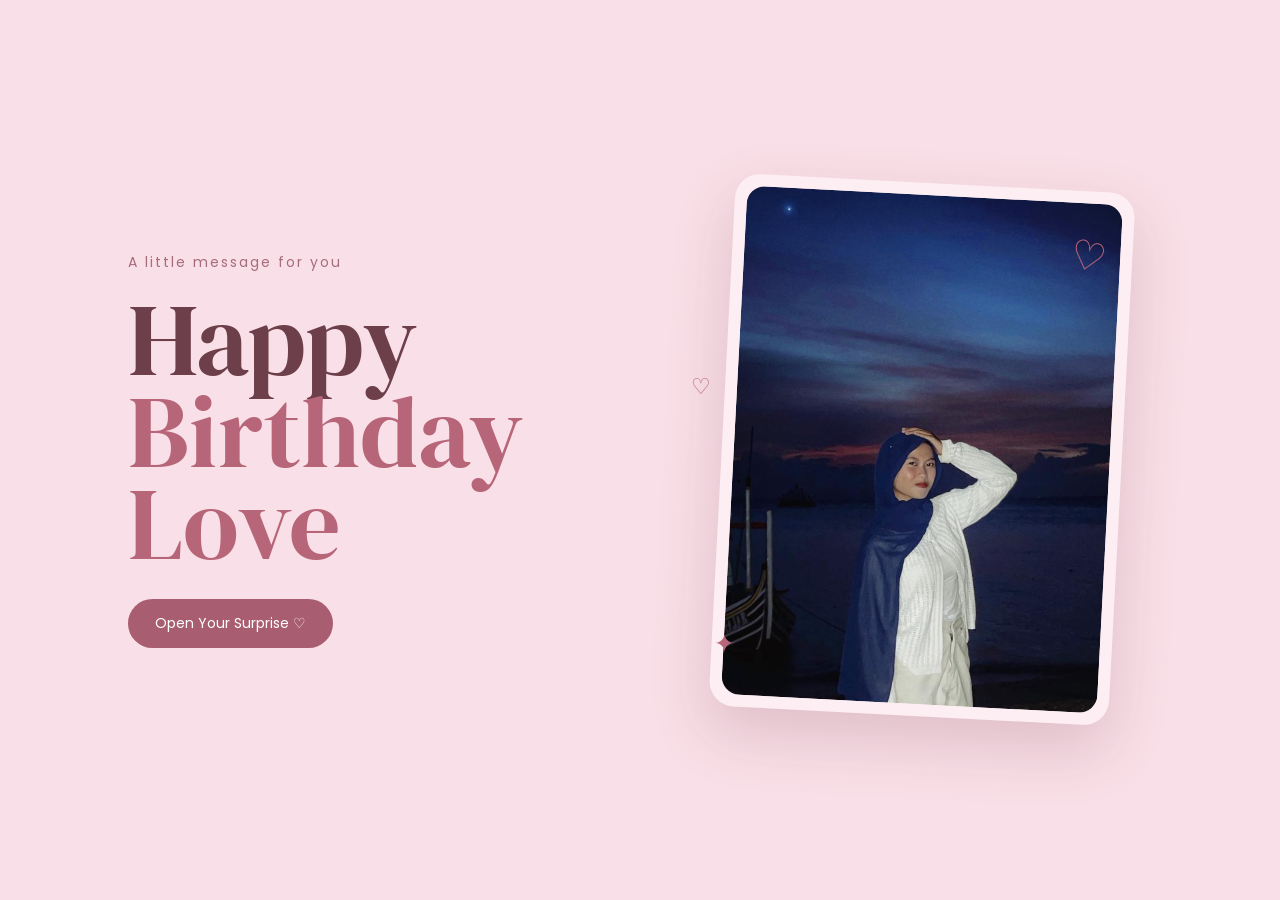
<file: index.html>
<!DOCTYPE html>
<html lang="id">
<head>
    <meta charset="UTF-8">
    <meta name="viewport" content="width=device-width, initial-scale=1.0">
    <title>27.08.2026</title>

    <link rel="stylesheet" href="style.css">

    <!-- Font -->
    <link rel="preconnect" href="https://fonts.googleapis.com">
    <link rel="preconnect" href="https://fonts.gstatic.com" crossorigin>
    <link href="https://fonts.googleapis.com/css2?family=DM+Serif+Display&family=Poppins:wght@300;400;500;600&display=swap" rel="stylesheet">
</head>

<body>

    <main class="hero">

        <!-- BAGIAN KIRI -->
        <section class="content">
            <p class="small-text">A little message for you </p>

            <h1>
                Happy<br>
                <span>Birthday Love</span>
            </h1>

            <button onclick="window.location.href='page2.html'">
    Open Your Surprise ♡
</button>
        </section>


        <!-- BAGIAN KANAN -->
        <section class="photo-section">
            <div class="photo-frame">
                <img src="nadira.jpeg" alt="profile" class="photo-image">
            </div>

            <div class="decor decor-1">♡</div>
            <div class="decor decor-2">✦</div>
            <div class="decor decor-3">♡</div>
        </section>

    </main>

</body>
</html>
</file>
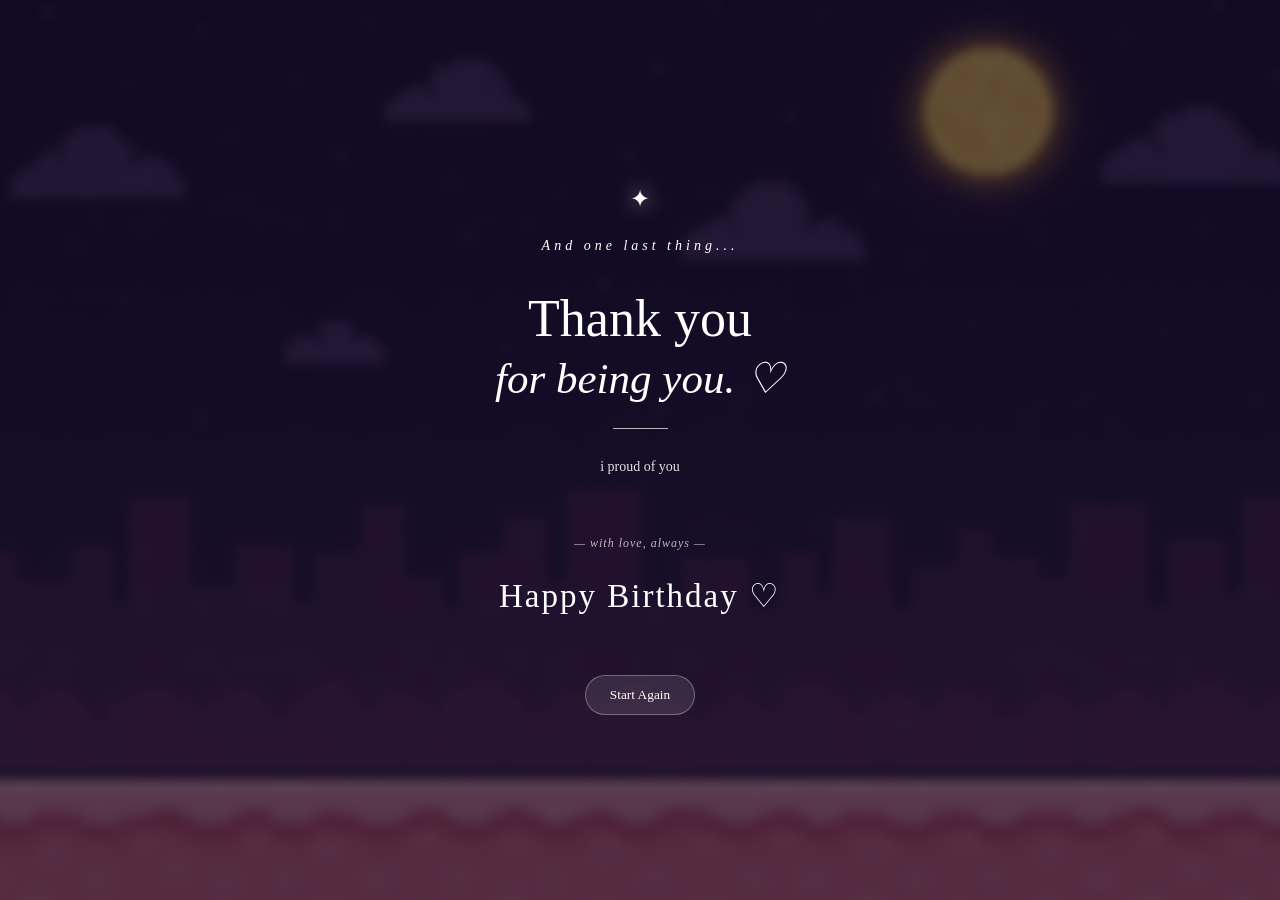
<file: lastpage.html>
<!DOCTYPE html>
<html lang="id">

<head>
    <meta charset="UTF-8">
    <meta name="viewport" content="width=device-width, initial-scale=1.0">

    <title>One Last Thing ♡</title>

    <link rel="stylesheet" href="lastpage.css">
</head>

<body>

    <!-- BACKGROUND -->
    <div class="background"></div>
    <div class="overlay"></div>

    <!-- LAST PAGE -->
    <main class="ending">

        <div class="star">✦</div>

        <p class="intro">
            And one last thing...
        </p>

        <div class="message">

            <p class="line-1">
                Thank you
            </p>

            <p class="line-2">
                for being you. ♡
            </p>

            <div class="divider"></div>

            <p class="body-text">
                i proud of you
                <br><br>
                
            </p>

            <p class="small">
                — with love, always —
            </p>

            <h1>
                Happy Birthday ♡
            </h1>

        </div>

        <button id="restart">
            Start Again
        </button>

    </main>

    <script src="lastpage.js"></script>

</body>

</html>
</file>
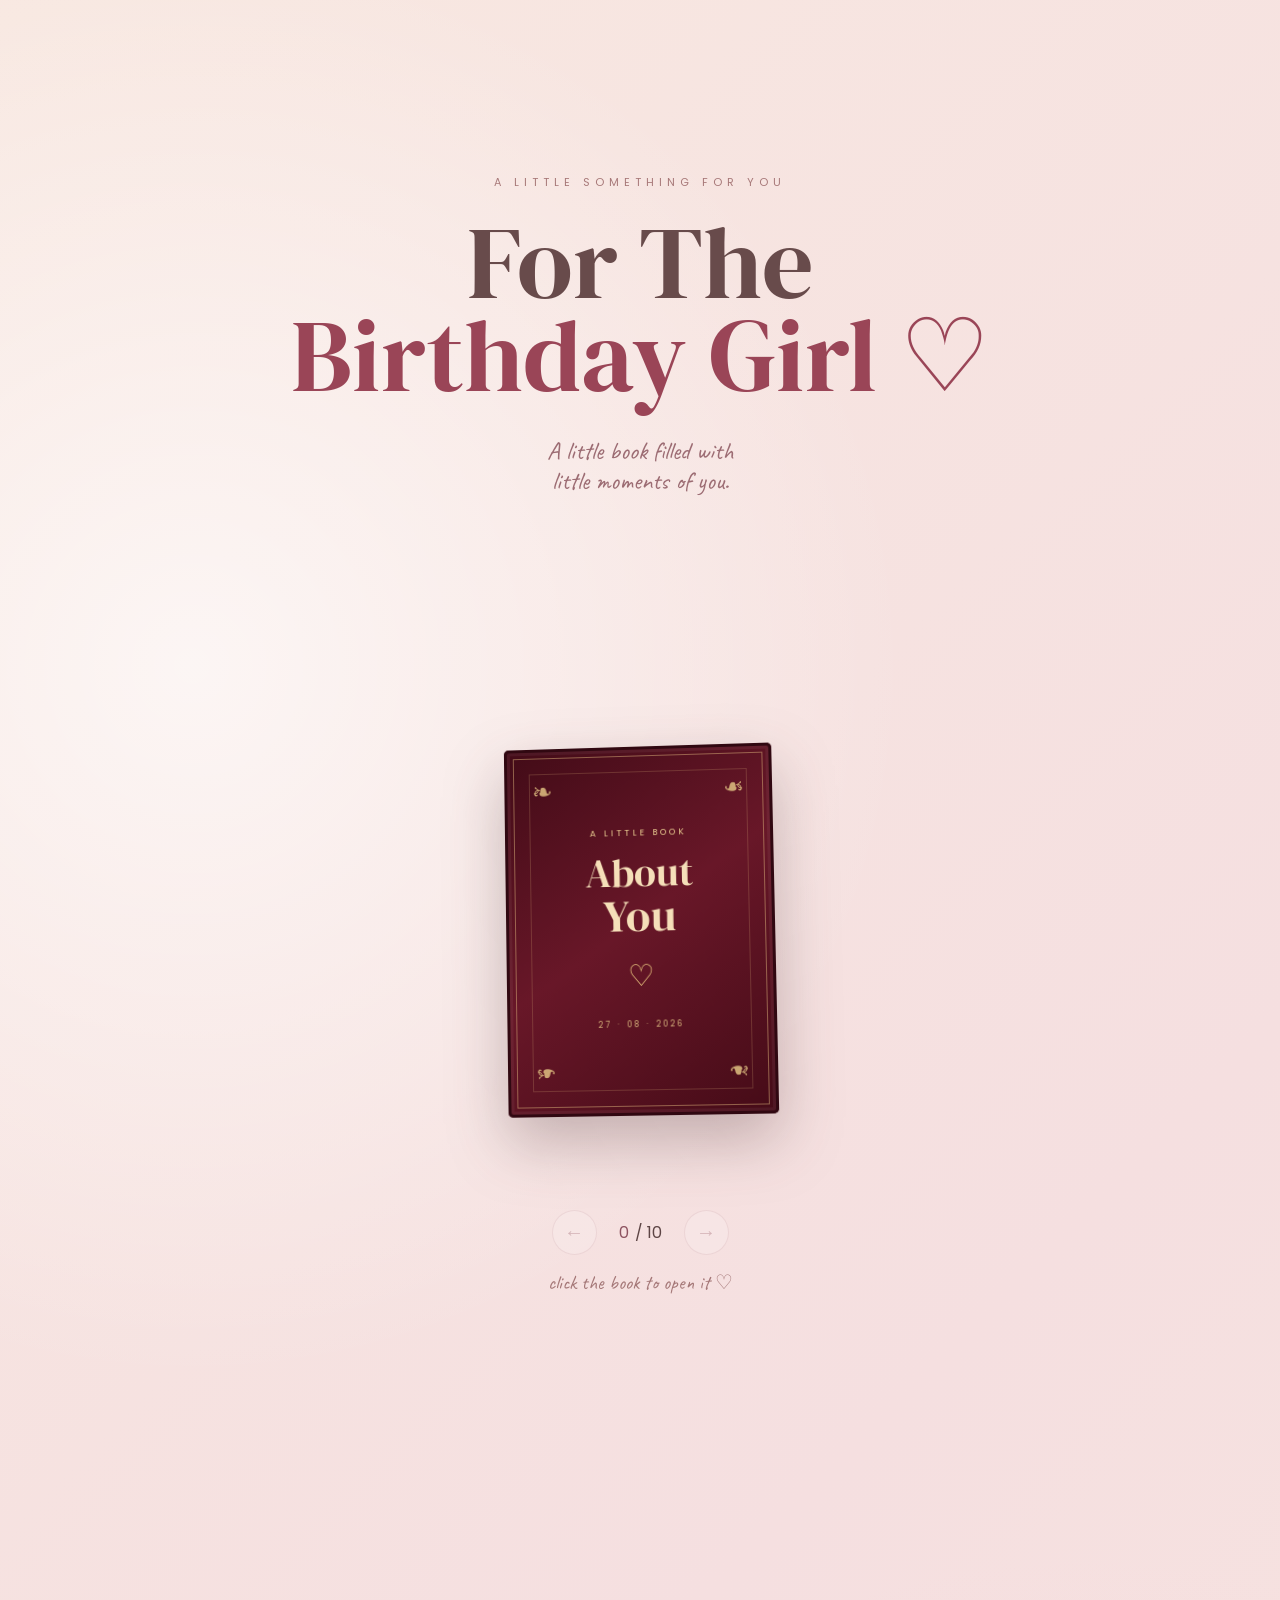
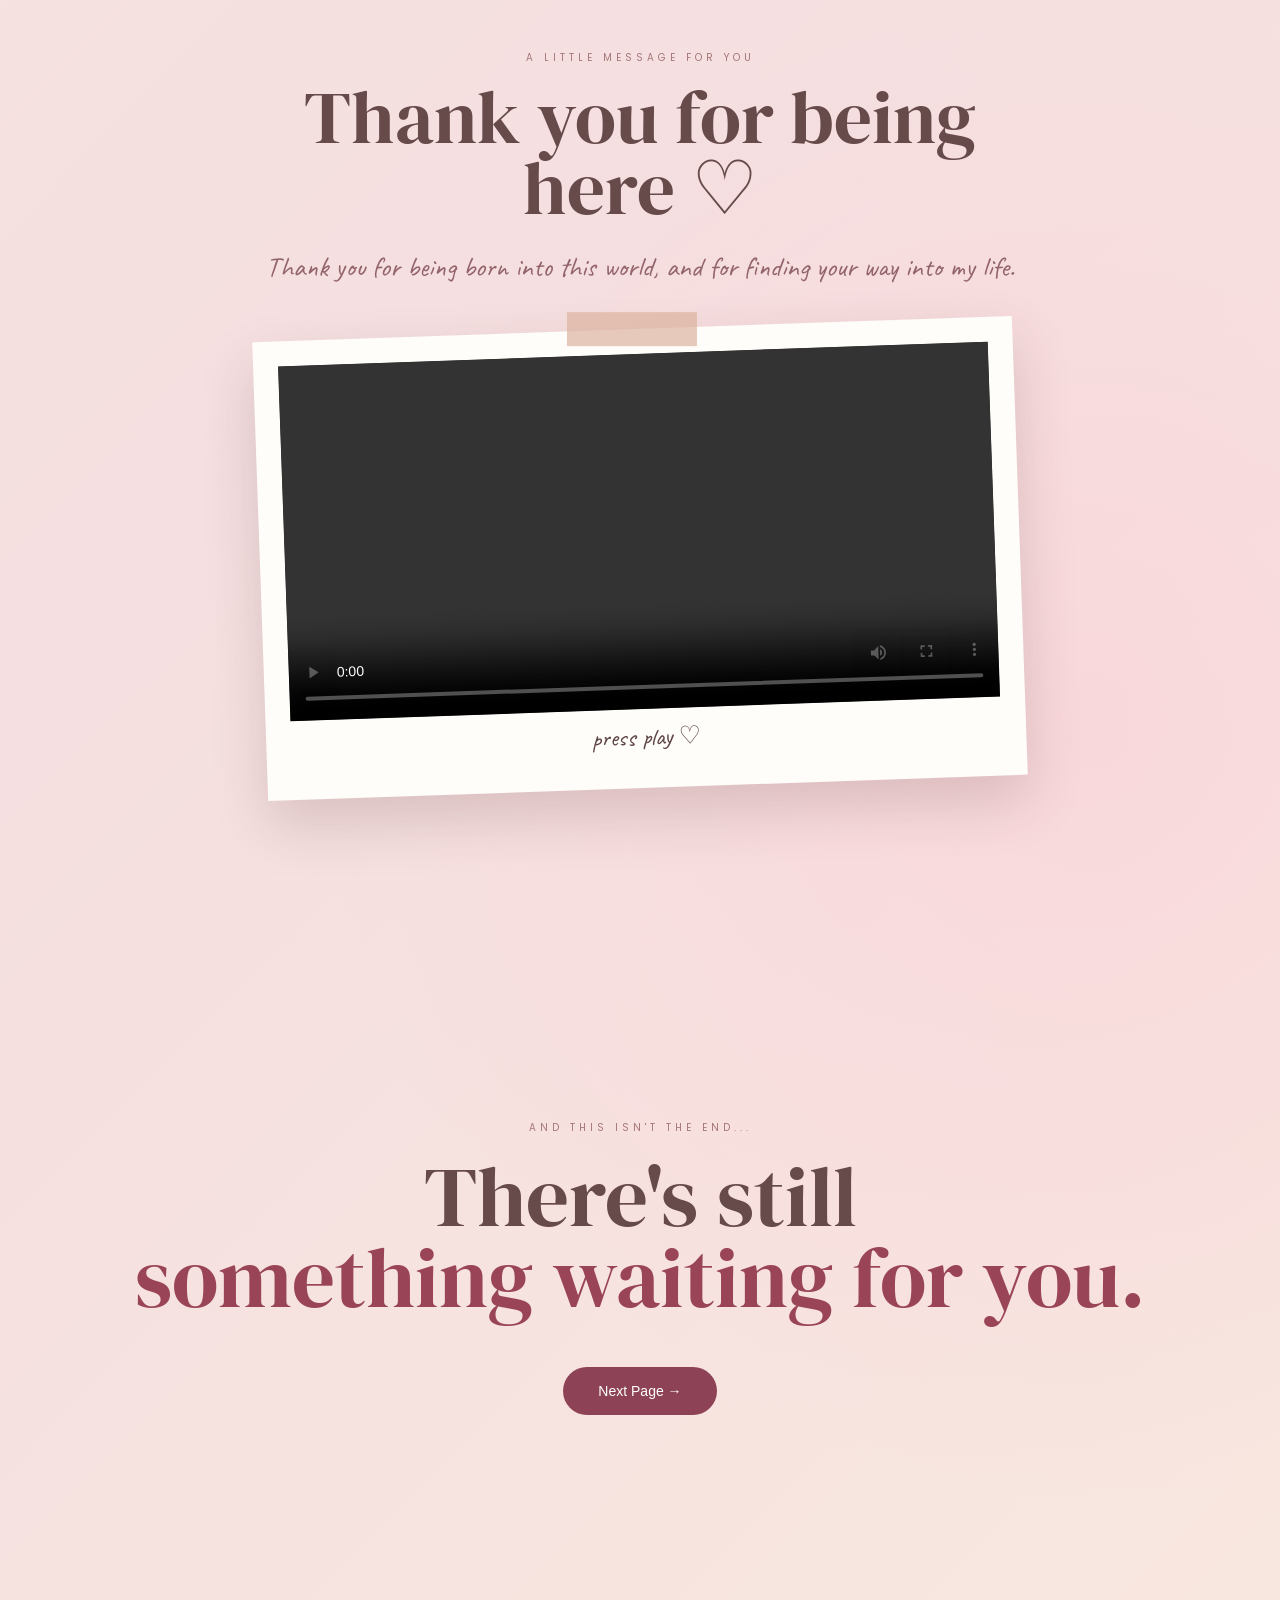
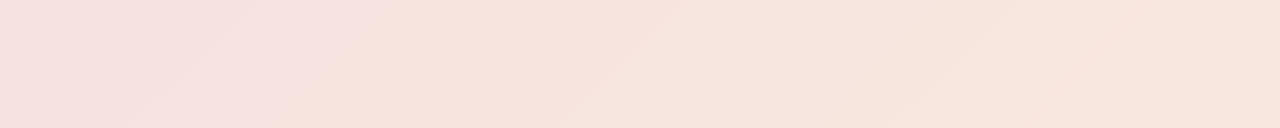
<file: page2.html>
<!DOCTYPE html>
<html lang="id">

<head>
    <meta charset="UTF-8">
    <meta name="viewport" content="width=device-width, initial-scale=1.0">

    <title>For The Birthday Girl ♡</title>

    <link rel="stylesheet" href="scrapbook.css">

    <link rel="preconnect" href="https://fonts.googleapis.com">
    <link rel="preconnect" href="https://fonts.gstatic.com" crossorigin>

    <link href="https://fonts.googleapis.com/css2?family=Caveat:wght@400;500;600;700&family=DM+Serif+Display&family=Poppins:wght@300;400;500;600&display=swap"
        rel="stylesheet">
</head>

<body>

    <!-- OPENING BURST -->

    <div class="burst" id="burst">
        <span>✦</span>
        <span>♡</span>
        <span>✧</span>
        <span>♡</span>
        <span>✦</span>
    </div>


    <main class="scrapbook">

        <!-- INTRO -->

        <section class="book-intro">

            <p class="intro-small">
                A LITTLE SOMETHING FOR YOU
            </p>

            <h1>
                For The<br>
                <span>Birthday Girl ♡</span>
            </h1>

            <p class="intro-text">
                A little book filled with<br>
                little moments of you.
            </p>

        </section>


        <!-- BOOK -->

        <section class="book-section">

            <div class="book-stage">

                <div class="book-container">

                    <div class="book" id="book">

                        <!-- BACK COVER -->

                        <div class="back-cover">
                            <div class="back-cover-inner"></div>
                        </div>

                        <!-- FINAL COVER / HALAMAN 11 -->

<div class="final-cover" id="finalCover">
    <div class="final-cover-inner"></div>
</div>

                        <!-- PAGE BLOCK -->

                        <div class="page-block">


                            <!-- PAGE 1 -->

                            <div class="paper paper-1">

                                <div class="paper-inside">

                                    <span class="page-number">01</span>

                                    <div class="photo-frame">
                                        <img src="KETUM ESC.jpeg">
                                    </div>

                                </div>

                            </div>


                            <!-- PAGE 2 -->

                            <div class="paper paper-2">

                                <div class="paper-inside">

                                    <span class="page-number">02</span>

                                    <div class="photo-frame tilt-right">
                                        <img src="love 7.jpeg">
                                    </div>

                                </div>

                            </div>


                            <!-- PAGE 3 -->

                            <div class="paper paper-3">

                                <div class="paper-inside">

                                    <span class="page-number">03</span>

                                    <div class="photo-frame tilt-left">
                                        <img src="love 2.jpeg">
                                    </div>

                                </div>

                            </div>


                            <!-- PAGE 4 -->

                            <div class="paper paper-4">

                                <div class="paper-inside">

                                    <span class="page-number">04</span>

                                    <div class="photo-frame">
                                        <img src="love 3.jpeg">
                                    </div>

                                </div>

                            </div>


                            <!-- PAGE 5 -->

                            <div class="paper paper-5">

                                <div class="paper-inside">

                                    <span class="page-number">05</span>

                                    <div class="photo-frame tilt-right">
                                        <img src="love 4.jpeg">
                                    </div>

                                </div>

                            </div>


                            <!-- PAGE 6 -->

                            <div class="paper paper-6">

                                <div class="paper-inside">

                                    <span class="page-number">06</span>

                                    <div class="photo-frame tilt-left">
                                        <img src="love 5.jpeg">
                                    </div>

                                </div>

                            </div>


                            <!-- PAGE 7 -->

                            <div class="paper paper-7">

                                <div class="paper-inside">

                                    <span class="page-number">07</span>

                                    <div class="photo-frame">
                                        <img src="love 6.jpeg">
                                    </div>

                                </div>

                            </div>


                            <!-- PAGE 8 -->

                            <div class="paper paper-8">

                                <div class="paper-inside">

                                    <span class="page-number">08</span>

                                    <div class="photo-frame tilt-right">
                                        <img src="love 8.jpeg">
                                    </div>

                                </div>

                            </div>


                            <!-- PAGE 9 -->

                            <div class="paper paper-9">

                                <div class="paper-inside">

                                    <span class="page-number">09</span>

                                    <div class="photo-frame tilt-left">
                                        <img src="love 10.jpeg">
                                    </div>

                                </div>

                            </div>


                            <!-- PAGE 10 -->

                            <div class="paper paper-10">

                                <div class="paper-inside">

                                    <span class="page-number">10</span>

                                    <div class="photo-frame">
                                        <img src="love 9.jpeg">
                                    </div>

                                </div>

                            </div>


                        </div>


                        <!-- LEFT BASE PAGE -->

                        <div class="left-page">

                            <div class="page-decoration">

                                <span>♡</span>

                                <p>
                                    Sweet pics of you<br>
                                   
                                </p>

                            </div>

                        </div>


                        <!-- RIGHT BASE PAGE -->

                        <div class="right-page">

                            <div class="memory-content">

                                <span class="memory-label">
                                    A LITTLE MEMORY
                                </span>

                                <h2 id="memoryTitle">
                                    ♡
                                </h2>

                                <div class="memory-line"></div>

                                <p id="memoryText">
                                    Open the book<br>
                                    to begin.
                                </p>

                            </div>

                        </div>


                        <!-- FINAL CLOSED COVER -->

                        <div class="closing-page" id="closingPage">

                            <div class="closing-border"></div>

                            <div class="closing-decoration">

                                <div class="ornament top-left">❧</div>
                                <div class="ornament top-right">❧</div>

                                <div class="closing-title">
                                    ABOUT<br>
                                    <span>YOU</span>
                                </div>

                                <div class="closing-heart">
                                    ♡
                                </div>

                                <div class="ornament bottom-left">❧</div>
                                <div class="ornament bottom-right">❧</div>

                            </div>

                        </div>


                        <!-- FRONT COVER -->

                        <div class="front-cover" id="frontCover">

                            <div class="front-cover-inner">

                                <div class="ornament top-left">❧</div>
                                <div class="ornament top-right">❧</div>

                                <div class="cover-main">

                                    <p class="cover-label">
                                        A LITTLE BOOK
                                    </p>

                                    <h2>
                                        About
                                        <span>You</span>
                                    </h2>

                                    <div class="cover-heart">
                                        ♡
                                    </div>

                                    <small class="cover-date">
                                        27 · 08 · 2026
                                    </small>

                                </div>

                                <div class="ornament bottom-left">❧</div>
                                <div class="ornament bottom-right">❧</div>

                            </div>

                        </div>


                        <!-- SPINE -->

                        <div class="spine"></div>

                    </div>

                </div>

            </div>


            <!-- CONTROLS -->

            <div class="book-controls">

                <button
                    class="book-button"
                    id="prevPage">
                    ←
                </button>

                <div class="page-indicator">

                    <span id="currentPage">0</span>
                    <span> / 10</span>

                </div>

                <button
                    class="book-button"
                    id="nextBookPage">
                    →
                </button>

            </div>


            <p
                class="flip-hint"
                id="flipHint">

                click the book to open it ♡

            </p>


        </section>


        <!-- VIDEO -->

        <section class="video-section">

            <div class="video-title">

                <p>
                    A LITTLE MESSAGE FOR YOU
                </p>

                <h2>
                    Thank you for being here ♡
                </h2>

                <p class="video-message">
                    Thank you for being born into this world,
                    and for finding your way into my life.
                </p>

            </div>


            <div class="video-paper">

                <div class="video-tape"></div>

                <video controls playsinline>

                    <source
                        src="WhatsApp Video 2026-08-23 at 18.09.15.mp4"
                        type="video/mp4">

                    Browser kamu tidak mendukung video.

                </video>

                <p class="video-caption">
                    press play ♡
                </p>

            </div>

        </section>


        <!-- ENDING -->

        <section class="ending">

            <p class="ending-small">
                AND THIS ISN'T THE END...
            </p>

            <h2>
                There's still<br>
                <span>something waiting for you.</span>
            </h2>

            <button id="nextPage">
                Next Page →
            </button>

        </section>

    </main>


    <script src="scrapbook.js"></script>

</body>

</html>
</file>
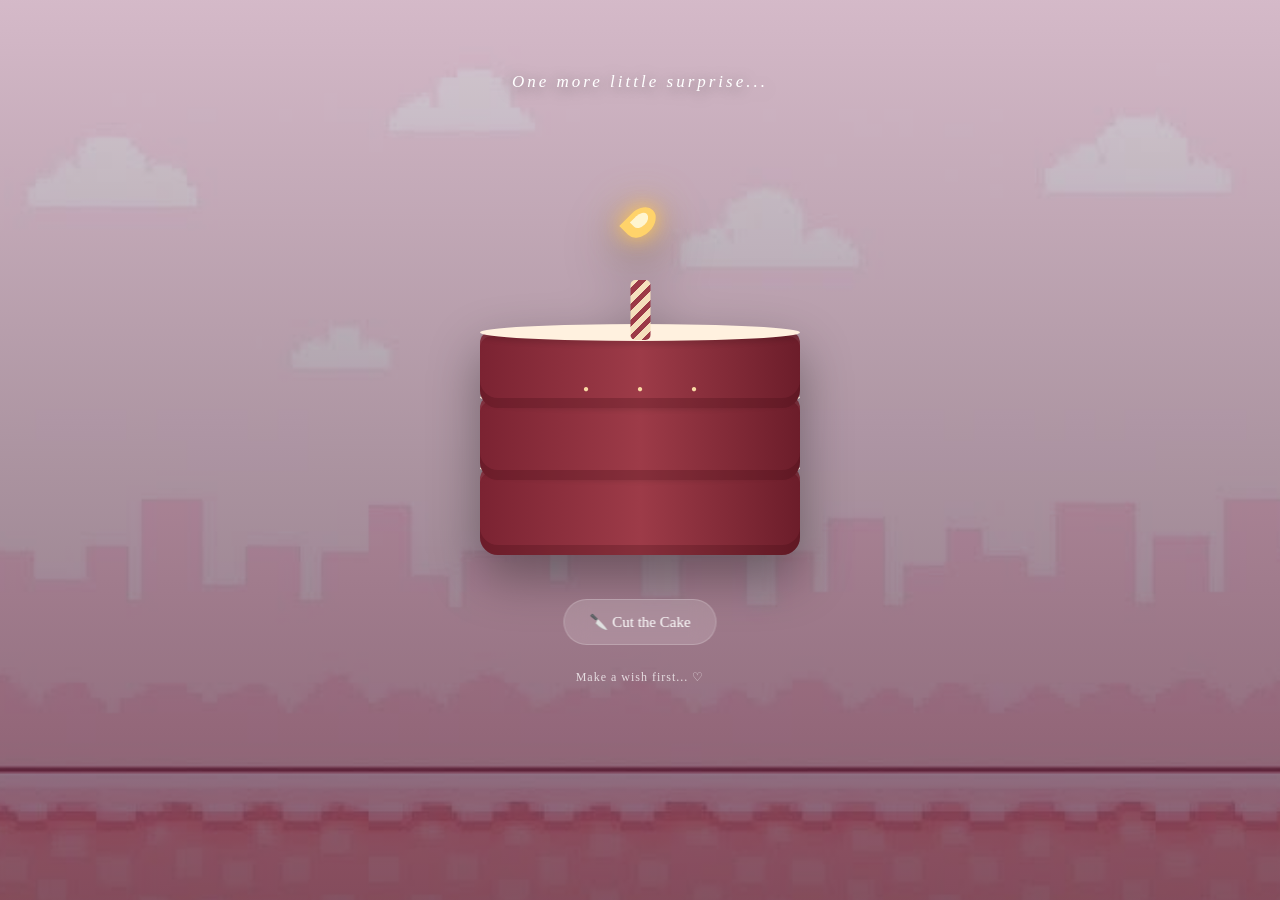
<file: page3.html>
<!DOCTYPE html>
<html lang="id">

<head>
    <meta charset="UTF-8">
    <meta name="viewport" content="width=device-width, initial-scale=1.0">

    <title>For You ♡</title>

    <link rel="stylesheet" href="page3.css">
</head>

<body>

    <!-- BACKGROUND -->
    <div class="background"></div>
    <div class="dark-overlay"></div>


    <main class="page3">

        <!-- INTRO -->
        <div class="intro">
            <p>One more little surprise...</p>
        </div>


        <!-- =========================
             CAKE AREA
        ========================== -->

        <section class="cake-scene">

            <div class="cake" id="cake">


                <!-- =================================
                     LEFT HALF
                ================================== -->

                <div class="cake-half left">

                    <div class="layer bottom">
                        <div class="cream"></div>
                    </div>

                    <div class="layer middle">
                        <div class="cream"></div>
                    </div>

                    <div class="layer top">
                        <div class="cream"></div>

                        <div class="decoration">
                            <span>●</span>
                            <span>●</span>
                            <span>●</span>
                        </div>
                    </div>

                </div>


                <!-- =================================
                     RIGHT HALF
                ================================== -->

                <div class="cake-half right">

                    <div class="layer bottom">
                        <div class="cream"></div>
                    </div>

                    <div class="layer middle">
                        <div class="cream"></div>
                    </div>

                    <div class="layer top">
                        <div class="cream"></div>

                        <div class="decoration">
                            <span>●</span>
                            <span>●</span>
                            <span>●</span>
                        </div>
                    </div>

                </div>


                <!-- =================================
                     CANDLE
                ================================== -->

                <div class="candle-wrap">

                    <div class="flame">
                        <div class="flame-inner"></div>
                    </div>

                    <div class="candle"></div>

                </div>


                <!-- =================================
                     CUT LINE
                ================================== -->

                <div class="cut-line"></div>


                <!-- =================================
                     HIDDEN MESSAGE
                ================================== -->

                <div class="hidden-message">

                    <!-- LEFT PULL -->
                    <div class="pull pull-left"></div>

                    <!-- RIGHT PULL -->
                    <div class="pull pull-right"></div>


                    <!-- MESSAGE -->
                    <div class="message-card">

                        <div class="glass">

                            <div class="small-title">
                                27-08-2026
                            </div>

                            <h1>
                                Happy Birthday
                            </h1>

                            <div class="divider"></div>

                            <p>
                                semoga dengan bertambahnya umur kamu, kamu bisa menjadi pribadi yang lebih baik dari sebelumnya.
                                <br><br>
                                semoga kamu selalu di berikan kesehatan yang baik dan umur yang panjang, dan semoga selalu diberikan kelancaran rezeki. dan semoga selalu tetap di kelilingi orang-orang baik, selalu berada di lingkungan yang positif dan suportive, selalu di lancarkan di segala urusan-urusan kamu, diberi kemudahan dalam mengejar mimpi-mimpi kamu, dan bisa mendapatkan semua hal yang kamu sedang doakan hari ini.
                            </p>

                            <span class="signature">
                                wish you all the best ♡
                            </span>

                        </div>

                    </div>

                </div>

            </div>


            <!-- CUT BUTTON -->

            <button
                class="cut-button"
                id="cutButton">

                🔪
                Cut the Cake

            </button>


            <!-- HINT -->

            <p
                class="hint"
                id="hint">

                Make a wish first... ♡

            </p>

        </section>


        <!-- NEXT -->

        <button
            class="next-button"
            id="nextButton">

            Continue ♡

        </button>

    </main>


    <script src="page3.js"></script>

</body>

</html>
</file>
<file: style.css>
* {
    margin: 0;
    padding: 0;
    box-sizing: border-box;
}

body {
    font-family: 'Poppins', sans-serif;
    background: #f9dfe7;
    color: #5f3d46;
    min-height: 100vh;
}

/* =========================
   HERO
========================= */

.hero {
    min-height: 100vh;
    width: 100%;
    display: flex;
    align-items: center;
    justify-content: space-between;
    padding: 70px 10%;
    overflow: hidden;
}

/* =========================
   BAGIAN KIRI
========================= */

.content {
    width: 50%;
    max-width: 550px;
}

.small-text {
    font-size: 14px;
    letter-spacing: 2px;
    color: #a76d7b;
    margin-bottom: 20px;
}

h1 {
    font-family: 'DM Serif Display', serif;
    font-size: clamp(65px, 8vw, 110px);
    line-height: 0.9;
    font-weight: 400;
    color: #6d3f4b;
}

h1 span {
    color: #b76578;
}

.name {
    margin-top: 30px;
    font-size: 18px;
    color: #855563;
}

.message {
    margin-top: 18px;
    max-width: 450px;
    font-size: 15px;
    line-height: 1.9;
    color: #79525c;
}

/* =========================
   BUTTON
========================= */

button {
    margin-top: 30px;
    padding: 14px 27px;
    border: none;
    border-radius: 50px;

    background: #a95d70;
    color: white;

    font-family: 'Poppins', sans-serif;
    font-size: 14px;

    cursor: pointer;

    transition: 0.3s ease;
}

button:hover {
    background: #874758;
    transform: translateY(-3px);
    box-shadow: 0 10px 25px rgba(120, 60, 75, 0.2);
}

/* =========================
   FOTO
========================= */

.photo-section {
    width: 45%;
    display: flex;
    justify-content: center;
    align-items: center;
    position: relative;
}

.photo-frame {
    width: min(400px, 100%);
    aspect-ratio: 3 / 4;

    padding: 12px;

    background: rgba(255, 255, 255, 0.45);
    border-radius: 25px;

    box-shadow:
        0 25px 60px rgba(120, 60, 75, 0.2);

    transform: rotate(3deg);

    transition: 0.4s ease;
}

.photo-frame:hover {
    transform: rotate(0deg) scale(1.02);
}

.photo-frame img {
    width: 100%;
    height: 100%;

    object-fit: cover;

    border-radius: 18px;
    display: block;
}

/* =========================
   DECORASI
========================= */

.decor {
    position: absolute;
    color: #b76578;
    font-size: 30px;
}

.decor-1 {
    top: 8%;
    right: 10%;
    font-size: 40px;
    transform: rotate(15deg);
}

.decor-2 {
    bottom: 10%;
    left: 5%;
    font-size: 25px;
}

.decor-3 {
    top: 35%;
    left: 0;
    font-size: 22px;
}


/* =========================
   RESPONSIVE HP
========================= */

@media (max-width: 768px) {

    .hero {
        min-height: 100vh;
        flex-direction: column;
        padding: 50px 25px;
        text-align: center;
        gap: 50px;
    }

    .content {
        width: 100%;
    }

    .photo-section {
        width: 80%;
    }

    .message {
        margin-left: auto;
        margin-right: auto;
    }

    h1 {
        font-size: 70px;
    }

    .photo-frame {
        max-width: 300px;
    }

    .decor-1 {
        right: 0;
    }

    .decor-3 {
        left: 0;
    }
}
</file>
<file: lastpage.css>
* {
    margin: 0;
    padding: 0;
    box-sizing: border-box;
}

html,
body {
    width: 100%;
    height: 100%;
    overflow: hidden;
}

body {
    font-family: Georgia, "Times New Roman", serif;
    color: white;
}


/* =========================
   BACKGROUND
========================= */

.background {
    position: fixed;
    inset: 0;

    background-image: url("bg malam.jpeg");

    background-size: cover;
    background-position: center;

    filter: blur(5px);

    transform: scale(1.06);

    z-index: -3;
}


.overlay {
    position: fixed;
    inset: 0;

    background:
        rgba(15, 5, 10, 0.65);

    z-index: -2;
}


/* =========================
   PAGE
========================= */

.ending {
    position: relative;

    width: 100%;
    height: 100vh;

    display: flex;

    flex-direction: column;

    justify-content: center;
    align-items: center;

    text-align: center;
}


/* =========================
   STAR
========================= */

.star {
    font-size: 24px;

    opacity: 0;

    margin-bottom: 25px;

    animation:
        appear 1.5s ease forwards;

    animation-delay: .5s;

    text-shadow:
        0 0 20px rgba(255,255,255,.8);
}


/* =========================
   INTRO
========================= */

.intro {
    font-size: 14px;

    letter-spacing: 4px;

    font-style: italic;

    opacity: 0;

    animation:
        appear 1.3s ease forwards;

    animation-delay: 1s;
}


/* =========================
   MESSAGE
========================= */

.message {
    max-width: 620px;

    padding: 35px;

    opacity: 0;

    transform: translateY(20px);

    animation:
        messageIn 1.4s ease forwards;

    animation-delay: 1.7s;
}


.line-1 {
    font-size:
        clamp(32px, 6vw, 52px);

    font-weight: normal;
}


.line-2 {
    margin-top: 5px;

    font-size:
        clamp(27px, 5vw, 43px);

    font-style: italic;
}


/* =========================
   DIVIDER
========================= */

.divider {
    width: 55px;
    height: 1px;

    margin: 25px auto;

    background:
        rgba(255,255,255,.7);
}


/* =========================
   BODY TEXT
========================= */

.body-text {
    font-size: 14px;

    line-height: 1.9;

    opacity: .88;
}


/* =========================
   SMALL TEXT
========================= */

.small {
    margin-top: 28px;

    font-size: 12px;

    font-style: italic;

    opacity: .7;

    letter-spacing: 1px;
}


/* =========================
   FINAL
========================= */

h1 {
    margin-top: 25px;

    font-size:
        clamp(23px, 4vw, 33px);

    font-weight: normal;

    letter-spacing: 2px;
}


/* =========================
   BUTTON
========================= */

#restart {
    margin-top: 25px;

    padding: 11px 24px;

    border-radius: 25px;

    border:
        1px solid
        rgba(255,255,255,.3);

    background:
        rgba(255,255,255,.1);

    color: white;

    font-family: inherit;

    cursor: pointer;

    opacity: 0;

    animation:
        buttonIn 1s ease forwards;

    animation-delay: 4.5s;

    transition: .3s ease;
}


#restart:hover {
    background:
        rgba(255,255,255,.22);

    transform:
        translateY(-3px);
}


/* =========================
   ANIMATION
========================= */

@keyframes appear {

    to {
        opacity: 1;
    }
}


@keyframes messageIn {

    to {
        opacity: 1;

        transform:
            translateY(0);
    }
}


@keyframes buttonIn {

    to {
        opacity: 1;
    }
}


/* =========================
   MOBILE
========================= */

@media (max-width: 600px) {

    .message {
        max-width: 90vw;

        padding: 20px;
    }

    .body-text {
        font-size: 13px;
    }

    .intro {
        font-size: 12px;

        letter-spacing: 3px;
    }
}
</file>
<file: scrapbook.css>
* {
    margin: 0;
    padding: 0;
    box-sizing: border-box;
}

html {
    scroll-behavior: smooth;
}

body {
    background: #f4e5dc;
    color: #5d4545;
    font-family: 'Poppins', sans-serif;
    overflow-x: hidden;
}

.scrapbook {
    min-height: 100vh;
    background:
        radial-gradient(circle at 15% 20%, rgba(255,255,255,.65), transparent 25%),
        radial-gradient(circle at 85% 70%, rgba(255,190,210,.3), transparent 30%),
        linear-gradient(135deg, #f8e8e1, #f5dfe0, #f8e7df);
    padding-bottom: 100px;
}

/* INTRO */

.book-intro {
    min-height: 70vh;
    display: flex;
    flex-direction: column;
    align-items: center;
    justify-content: center;
    text-align: center;
    padding: 80px 20px 40px;
}

.intro-small {
    font-size: 11px;
    letter-spacing: 5px;
    color: #a77878;
    margin-bottom: 25px;
}

.book-intro h1 {
    font-family: 'DM Serif Display', serif;
    font-weight: 400;
    font-size: clamp(55px, 8vw, 105px);
    line-height: .9;
    color: #684b4b;
}

.book-intro h1 span {
    color: #9a4557;
}

.intro-text {
    margin-top: 35px;
    font-family: 'Caveat', cursive;
    font-size: 25px;
    line-height: 1.2;
    color: #9c6c73;
}

/* BOOK */

.book-section {
    min-height: 100vh;
    display: flex;
    flex-direction: column;
    align-items: center;
    padding: 40px 20px 120px;
}

.book-stage {
    width: min(1000px, 95vw);
    height: 520px;
    display: flex;
    align-items: center;
    justify-content: center;
    position: relative;
}

/* IMPORTANT:
   CLOSED = PORTRAIT
   OPEN = LANDSCAPE
*/

.book-container {
    width: 270px;
    height: 370px;
    position: relative;
    perspective: 2200px;
    z-index: 5;
    transition:
        width 1.15s cubic-bezier(.22,.61,.36,1),
        height 1.15s cubic-bezier(.22,.61,.36,1);
}

/* hanya landscape ketika benar-benar terbuka
   DAN belum sampai halaman terakhir */

.book-container.book-is-open {
    width: 540px;
    height: 370px;
}

/* ketika halaman 10 selesai, balik portrait */

.book-container.book-is-closed {
    width: 270px;
    height: 370px;
}

/* BOOK */

.book {
    width: 100%;
    height: 100%;
    position: relative;
    transform-style: preserve-3d;

    transform:
        rotateX(4deg)
        rotateY(-5deg)
        rotateZ(-1deg);

    transition:
        transform 1s cubic-bezier(.22,.61,.36,1);

    cursor: pointer;

    filter:
        drop-shadow(
            0 25px 30px
            rgba(65,35,40,.28)
        );
}

.book.open {
    transform:
        rotateX(2deg)
        rotateY(0deg)
        rotateZ(0deg);
}

/* BACK COVER */

.back-cover {
    position: absolute;
    inset: 0;

    background:
        linear-gradient(
            145deg,
            #3a0914,
            #641526 50%,
            #3d0915
        );

    border-radius: 5px;

    transform: translateZ(-14px);

    box-shadow:
        inset 0 0 0 3px #2a0710,
        inset 0 0 0 6px rgba(255,255,255,.04);

    z-index: 1;
}

.back-cover-inner {
    position: absolute;
    inset: 10px;
    border: 1px solid rgba(222,181,125,.25);
}

/* BASE PAGES */

.left-page,
.right-page {
    position: absolute;
    top: 0;
    height: 100%;
    width: 50%;
    background:
        radial-gradient(
            circle at 20% 20%,
            rgba(255,255,255,.9),
            transparent 35%
        ),
        #fffaf3;
    z-index: 4;
}

.left-page {
    left: 0;
    border-radius: 5px 0 0 5px;
}

.right-page {
    right: 0;
    border-radius: 0 5px 5px 0;
}

/* PAGE BLOCK */

.page-block {
    position: absolute;
    inset: 0;
    z-index: 20;
    pointer-events: none;
}

/* PAPER */

.paper {
    position: absolute;

    top: 0;
    right: 0;

    width: 50%;
    height: 100%;

    transform-origin: left center;
    transform-style: preserve-3d;

    transition:
        transform 1.15s cubic-bezier(.22,.61,.36,1);

    pointer-events: auto;

    backface-visibility: hidden;
}

.paper-10 { z-index: 10; }
.paper-9  { z-index: 11; }
.paper-8  { z-index: 12; }
.paper-7  { z-index: 13; }
.paper-6  { z-index: 14; }
.paper-5  { z-index: 15; }
.paper-4  { z-index: 16; }
.paper-3  { z-index: 17; }
.paper-2  { z-index: 18; }
.paper-1  { z-index: 19; }

.paper.flipped {
    transform: rotateY(-180deg);
    pointer-events: none;
}

/* PAPER INSIDE */

.paper-inside {
    position: absolute;
    inset: 0;

    background:
        radial-gradient(
            circle at 20% 20%,
            rgba(255,255,255,.95),
            transparent 35%
        ),
        #fffaf3;

    border-radius: 0 5px 5px 0;

    box-shadow:
        inset -7px 0 14px rgba(70,40,40,.07);

    backface-visibility: hidden;

    display: flex;
    align-items: center;
    justify-content: center;
}

/* PHOTO */

.photo-frame {
    width: 72%;
    background: white;
    padding: 6px 6px 20px;

    box-shadow:
        0 7px 14px rgba(70,40,40,.15);

    transform: rotate(-2deg);
}

.photo-frame img {
    display: block;
    width: 100%;
    aspect-ratio: 4 / 5;
    object-fit: cover;
}

.tilt-left {
    transform: rotate(-4deg);
}

.tilt-right {
    transform: rotate(4deg);
}

/* PAGE NUMBER */

.page-number {
    position: absolute;
    top: 12px;
    right: 15px;

    font-size: 7px;
    letter-spacing: 2px;
    color: #ad8787;
}

/* MEMORY */

.memory-content {
    width: 100%;
    height: 100%;

    display: flex;
    flex-direction: column;
    align-items: center;
    justify-content: center;

    text-align: center;
    padding: 30px;
}

.memory-label {
    font-size: 7px;
    letter-spacing: 3px;
    color: #a47777;
    margin-bottom: 20px;
}

.memory-content h2 {
    font-family: 'DM Serif Display', serif;
    font-size: 30px;
    font-weight: 400;
    line-height: 1.1;
    color: #704c4c;
}

.memory-line {
    width: 40px;
    height: 1px;
    background: #c89a9a;
    margin: 20px 0;
}

.memory-content p {
    font-family: 'Caveat', cursive;
    font-size: 20px;
    line-height: 1.2;
    color: #805b60;
}

/* DECORATION */

.page-decoration {
    width: 100%;
    height: 100%;

    display: flex;
    align-items: center;
    justify-content: center;
    flex-direction: column;

    text-align: center;
}

.page-decoration span {
    font-size: 35px;
    color: #a64e63;
    margin-bottom: 20px;
}

.page-decoration p {
    font-family: 'Caveat', cursive;
    font-size: 25px;
    color: #9c6c73;
}

/* FRONT COVER */

.front-cover {
    position: absolute;

    top: 0;
    left: 50%;

    width: 50%;
    height: 100%;

    background:
        linear-gradient(
            145deg,
            #420b17,
            #681728 48%,
            #450b17
        );

    border-radius: 0 7px 7px 0;

    transform-origin: left center;
    transform-style: preserve-3d;

    backface-visibility: hidden;

    z-index: 50;

    transition:
        transform 1.25s cubic-bezier(.22,.61,.36,1);

    box-shadow:
        inset 0 0 0 3px #300811,
        inset 0 0 0 6px rgba(255,255,255,.05);
}

/* CLOSED COVER */

.book:not(.open) .front-cover {
    left: 0;
    width: 100%;
    border-radius: 5px;
    transform: rotateY(0deg);
}

/* OPEN COVER */

.book.open .front-cover {
    left: 50%;
    width: 50%;
    transform: rotateY(-180deg);
}

/* FINAL CLOSED COVER */

.final-cover {
    position: absolute;

    inset: 0;

    background:
        linear-gradient(
            145deg,
            #420b17,
            #681728 48%,
            #450b17
        );

    border-radius: 5px;

    z-index: 80;

    opacity: 0;
    pointer-events: none;

    transition:
        opacity .7s ease;

    box-shadow:
        inset 0 0 0 3px #300811,
        inset 0 0 0 6px rgba(255,255,255,.05);
}

.book.finished .final-cover {
    opacity: 1;
}

.final-cover-inner {
    position: absolute;
    inset: 10px;

    border: 1px solid rgba(222,181,125,.5);
}

/* COVER DESIGN */

.front-cover-inner {
    position: absolute;
    inset: 9px;

    border: 1px solid rgba(222,181,125,.5);

    color: #f5dfb9;

    display: flex;
    align-items: center;
    justify-content: center;

    overflow: hidden;
}

.front-cover-inner::before {
    content: "";
    position: absolute;
    inset: 15px;

    border: 1px solid rgba(222,181,125,.22);
}

.cover-main {
    text-align: center;
    position: relative;
    z-index: 2;
}

.cover-main p {
    font-size: 9px;
    letter-spacing: 3px;
    margin-bottom: 15px;
    color: #e6c88e;
}

.cover-main h2 {
    font-family: 'DM Serif Display', serif;
    font-size: 40px;
    font-weight: 400;
    line-height: .9;
    color: #f5dfb9;
}

.cover-main h2 span {
    display: block;
    font-size: 45px;
    margin-top: 5px;
}

.cover-heart {
    font-size: 30px;
    margin: 18px 0 10px;
    color: #e7c27e;
}

.cover-main small {
    font-size: 8px;
    letter-spacing: 3px;
    color: #d8b57d;
}

/* ORNAMENT */

.ornament {
    position: absolute;
    font-size: 25px;
    color: #d9b77d;
    opacity: .9;
}

.top-left {
    top: 15px;
    left: 18px;
}

.top-right {
    top: 15px;
    right: 18px;
    transform: scaleX(-1);
}

.bottom-left {
    bottom: 15px;
    left: 18px;
    transform: scaleY(-1);
}

.bottom-right {
    bottom: 15px;
    right: 18px;
    transform: rotate(180deg);
}

/* SPINE */

.spine {
    position: absolute;

    top: 0;
    left: 50%;

    width: 3px;
    height: 100%;

    transform:
        translateX(-50%)
        translateZ(5px);

    background:
        linear-gradient(
            90deg,
            #4a101b,
            #762236,
            #4a101b
        );

    z-index: 100;
    pointer-events: none;
    opacity: 0;

    transition: opacity .35s ease;
}

.book.open .spine {
    opacity: .45;
}

/* CONTROLS */

.book-controls {
    margin-top: 20px;

    display: flex;
    align-items: center;
    justify-content: center;
    gap: 22px;
}

.book-controls button {
    width: 45px;
    height: 45px;

    border-radius: 50%;
    border: 1px solid rgba(150,80,95,.35);

    background: rgba(255,255,255,.55);

    color: #8e5360;
    font-size: 20px;

    cursor: pointer;
    transition: .3s ease;
}

.book-controls button:hover {
    background: #8d4355;
    color: white;
    transform: scale(1.08);
}

.book-controls button:disabled {
    opacity: .3;
    cursor: default;
    transform: none;
}

#currentPage {
    color: #8d5360;
    letter-spacing: 2px;
}

.flip-hint {
    margin-top: 15px;

    font-family: 'Caveat', cursive;
    font-size: 20px;
    color: #a47777;
}

/* VIDEO */

.video-section {
    min-height: 100vh;

    display: flex;
    flex-direction: column;
    align-items: center;
    justify-content: center;

    padding: 120px 20px;
}

.video-title {
    text-align: center;
    max-width: 800px;
    margin-bottom: 45px;
}

.video-title > p:first-child {
    font-size: 10px;
    letter-spacing: 4px;
    color: #a47777;
    margin-bottom: 15px;
}

.video-title h2 {
    font-family: 'DM Serif Display', serif;
    font-weight: 400;
    font-size: clamp(45px, 6vw, 75px);
    line-height: .95;
    color: #674a4a;
}

.video-message {
    margin-top: 25px;

    font-family: 'Caveat', cursive;
    font-size: 28px;
    color: #93646b;
}

.video-paper {
    position: relative;

    width: min(760px, 92vw);

    background: #fffdf9;
    padding: 25px 25px 35px;

    box-shadow:
        0 25px 55px rgba(90,50,50,.18);

    transform: rotate(-2deg);
}

.video-paper video {
    width: 100%;
    display: block;
    background: #222;
}

.video-caption {
    font-family: 'Caveat', cursive;
    text-align: center;
    font-size: 25px;
    margin-top: 12px;
}

.video-tape {
    position: absolute;

    width: 130px;
    height: 34px;

    background: rgba(220,180,160,.7);

    top: -17px;
    left: 50%;

    transform:
        translateX(-50%)
        rotate(2deg);

    z-index: 5;
}

/* ENDING */

.ending {
    min-height: 80vh;

    display: flex;
    flex-direction: column;
    align-items: center;
    justify-content: center;

    text-align: center;

    padding: 80px 20px;
}

.ending > p {
    font-size: 10px;
    letter-spacing: 4px;
    color: #a47777;
}

.ending h2 {
    margin-top: 20px;

    font-family: 'DM Serif Display', serif;
    font-size: clamp(50px, 7vw, 85px);
    line-height: .95;
    font-weight: 400;

    color: #674a4a;
}

.ending h2 span {
    color: #9a4557;
}

#nextPage {
    margin-top: 50px;

    border: none;
    padding: 16px 35px;

    border-radius: 50px;

    background: #8d4355;
    color: white;

    cursor: pointer;
    font-size: 14px;
}

/* BURST */

.burst {
    position: fixed;
    inset: 0;

    background: #f4e5dc;

    z-index: 1000;
    pointer-events: none;

    display: flex;
    align-items: center;
    justify-content: center;

    animation:
        burstBackground 1.5s forwards;
}

.burst span {
    position: absolute;

    font-size: 35px;
    color: #9a4557;

    animation:
        explode 1.3s ease-out forwards;
}

.burst span:nth-child(1) {
    --x: -400px;
    --y: -250px;
}

.burst span:nth-child(2) {
    --x: 400px;
    --y: -200px;
}

.burst span:nth-child(3) {
    --x: -350px;
    --y: 250px;
}

.burst span:nth-child(4) {
    --x: 350px;
    --y: 250px;
}

.burst span:nth-child(5) {
    --x: 0px;
    --y: -350px;
}

@keyframes burstBackground {
    0%,70% {
        opacity: 1;
    }

    100% {
        opacity: 0;
        visibility: hidden;
    }
}

@keyframes explode {
    0% {
        transform: translate(0,0) scale(0);
        opacity: 1;
    }

    100% {
        transform:
            translate(var(--x),var(--y))
            scale(1.5);
        opacity: 0;
    }
}

/* MOBILE */

@media (max-width: 768px) {

    .book-stage {
        height: 460px;
        width: 100%;
    }

    .book-container {
        width: 245px;
        height: 335px;
    }

    .book-container.book-is-open {
        width: min(490px,94vw);
        height: min(335px,70vw);
    }

    .book-container.book-is-closed {
        width: 245px;
        height: 335px;
    }

    .cover-main h2 {
        font-size: 32px;
    }

    .cover-main h2 span {
        font-size: 36px;
    }

    .photo-frame {
        width: 75%;
    }

    .memory-content {
        padding: 15px;
    }

    .memory-content h2 {
        font-size: 21px;
    }

    .memory-content p {
        font-size: 15px;
    }

    .video-section {
        padding: 100px 15px;
    }

    .video-title h2 {
        font-size: 45px;
    }

    .video-message {
        font-size: 24px;
    }

    .video-paper {
        width: 94%;
        padding: 15px 15px 25px;
    }
}
</file>
<file: page3.css>
* {
    margin: 0;
    padding: 0;
    box-sizing: border-box;
}

html,
body {
    width: 100%;
    height: 100%;
    overflow: hidden;
}

body {
    font-family: Georgia, "Times New Roman", serif;
    background: #111;
}


/* =================================
   BACKGROUND
================================= */

.background {
    position: fixed;
    inset: 0;

    background-image: url("bg.jpeg");
    background-size: cover;
    background-position: center;

    transform: scale(1.03);

    z-index: -5;
}

.dark-overlay {
    position: fixed;
    inset: 0;

    background:
        linear-gradient(
            180deg,
            rgba(20, 10, 12, 0.18),
            rgba(20, 8, 12, 0.52)
        );

    z-index: -4;
}


/* =================================
   PAGE
================================= */

.page3 {
    position: relative;
    width: 100%;
    height: 100vh;

    overflow: hidden;

    color: white;
}


/* =================================
   INTRO
================================= */

.intro {
    position: absolute;

    top: 8%;
    left: 50%;

    transform: translateX(-50%);

    opacity: 0;

    animation:
        intro 1.3s ease forwards;

    animation-delay: 0.4s;

    z-index: 5;
}

.intro p {
    font-size: 17px;
    letter-spacing: 3px;
    font-style: italic;

    white-space: nowrap;

    text-shadow:
        0 3px 15px rgba(0, 0, 0, 0.6);
}


/* =================================
   CAKE SCENE
================================= */

.cake-scene {
    position: absolute;

    top: 50%;
    left: 50%;

    width: 430px;
    height: 500px;

    transform:
        translate(-50%, -48%);

    z-index: 5;
}


/* =================================
   CAKE
================================= */

.cake {
    position: absolute;

    left: 50%;
    top: 45px;

    width: 320px;
    height: 300px;

    transform:
        translateX(-50%);

    filter:
        drop-shadow(
            0 22px 25px
            rgba(0, 0, 0, 0.35)
        );

    overflow: visible;
}


/* =================================
   CAKE HALVES
================================= */

.cake-half {
    position: absolute;

    top: 0;

    width: 160px;
    height: 300px;

    overflow: hidden;

    z-index: 10;

    transition:
        transform 1.1s
        cubic-bezier(.18, .8, .2, 1);
}


/* KIRI */

.cake-half.left {
    left: 0;
}


/* KANAN */

.cake-half.right {
    right: 0;
}


/* =================================
   LAYER CAKE
================================= */

.layer {
    position: absolute;

    width: 320px;
    height: auto;

    left: 0;

    border-radius:
        12px 12px 18px 18px;

    background:
        linear-gradient(
            90deg,
            #7b2332,
            #9d3b48 50%,
            #6c1d2a
        );

    box-shadow:
        inset 0 -10px 0
        rgba(60, 10, 18, 0.25),

        inset 0 5px 0
        rgba(255, 255, 255, 0.08);
}


/* =================================
   CAKE RIGHT - MIRROR POSISI
================================= */

/*
   Bagian kanan mengambil sisi kanan
   dari cake asli.
*/

.cake-half.right .layer {
    left: -160px;
}


/* =================================
   BOTTOM
================================= */

.layer.bottom {
    bottom: 0;

    height: 88px;

    transform:
        translateY(-500px);

    animation:
        dropBottom
        1s
        cubic-bezier(.2, .8, .2, 1)
        forwards;

    animation-delay: 0.7s;
}


/* =================================
   MIDDLE
================================= */

.layer.middle {
    bottom: 75px;

    height: 84px;

    transform:
        translateY(-500px);

    animation:
        dropMiddle
        1s
        cubic-bezier(.2, .8, .2, 1)
        forwards;

    animation-delay: 1.15s;
}


/* =================================
   TOP
================================= */

.layer.top {
    bottom: 147px;

    height: 77px;

    transform:
        translateY(-500px);

    animation:
        dropTop
        1s
        cubic-bezier(.2, .8, .2, 1)
        forwards;

    animation-delay: 1.6s;
}


/* =================================
   CREAM
================================= */

.cream {
    position: absolute;

    top: -7px;
    left: 0;

    width: 320px;
    height: 17px;

    border-radius: 50%;

    background:
        #fff1df;

    box-shadow:
        0 4px 5px
        rgba(0, 0, 0, 0.12);
}


/* =================================
   DECORATION
================================= */

.decoration {
    position: absolute;

    bottom: 14px;

    left: 50%;

    transform:
        translateX(-50%);

    display: flex;

    gap: 48px;

    color:
        #f8d9a4;

    font-size: 10px;
}


/* =================================
   CANDLE
================================= */

.candle-wrap {
    position: absolute;

    left: 50%;
    top: -15px;

    width: 45px;
    height: 100px;

    transform:
        translateX(-50%)
        translateY(-100px);

    opacity: 0;

    animation:
        candleIn
        1s ease forwards;

    animation-delay: 2.55s;

    z-index: 30;

    transition:
        opacity 0.15s ease,
        transform 0.2s ease;
}


.candle {
    position: absolute;

    left: 50%;
    bottom: 0;

    width: 20px;
    height: 60px;

    transform:
        translateX(-50%);

    border-radius: 5px;

    background:
        repeating-linear-gradient(
            135deg,
            #f5dfbd 0px,
            #f5dfbd 6px,
            #9c3947 6px,
            #9c3947 11px
        );
}


/* =================================
   FLAME
================================= */

.flame {
    position: absolute;

    left: 50%;
    top: -35px;

    width: 25px;
    height: 35px;

    transform:
        translateX(-50%)
        rotate(45deg);

    border-radius:
        50% 50% 50% 0;

    background:
        #ffd36a;

    box-shadow:
        0 0 20px #ffc857,
        0 0 40px
        rgba(255, 190, 70, 0.6);

    animation:
        flame 0.8s
        infinite alternate
        ease-in-out;
}


.flame-inner {
    position: absolute;

    width: 12px;
    height: 18px;

    left: 5px;
    top: 7px;

    border-radius:
        50% 50% 50% 0;

    background:
        #fff5cf;
}


/* =================================
   CUT LINE
================================= */

.cut-line {
    position: absolute;

    left: 50%;
    top: 35px;

    width: 3px;
    height: 235px;

    transform:
        translateX(-50%)
        scaleY(0);

    transform-origin:
        top;

    background:
        rgba(255, 245, 225, 0.95);

    box-shadow:
        0 0 12px
        rgba(255, 255, 255, 0.8);

    opacity: 0;

    z-index: 25;

    pointer-events: none;
}


/* =================================
   MESSAGE
================================= */

.hidden-message {
    position: absolute;

    left: 50%;
    top: 50%;

    width: 600px;
    max-width: 90vw;

    transform:
        translate(-50%, -50%)
        scaleX(0.02)
        scaleY(0.8);

    opacity: 0;

    pointer-events: none;

    z-index: 2;

    transition:
        transform 1.1s
        cubic-bezier(.15, .8, .2, 1),
        opacity 0.35s ease;
}


/* =================================
   GLASS MESSAGE
================================= */

.message-card {
    width: 100%;
}


.glass {
    width: 100%;

    min-height: 180px;

    padding:
        30px 55px;

    display: flex;

    flex-direction: column;

    justify-content: center;

    align-items: center;

    text-align: center;

    border-radius: 26px;

    background:
        linear-gradient(
            135deg,
            rgba(255, 255, 255, 0.22),
            rgba(255, 255, 255, 0.07)
        );

    border:
        1px solid
        rgba(255, 255, 255, 0.32);

    backdrop-filter:
        blur(22px);

    -webkit-backdrop-filter:
        blur(22px);

    box-shadow:
        0 20px 55px
        rgba(0, 0, 0, 0.28),

        inset 0 1px
        rgba(255, 255, 255, 0.4);
}


.small-title {
    font-size: 10px;

    letter-spacing: 4px;

    margin-bottom: 10px;

    opacity: 0.8;
}


.glass h1 {
    font-size:
        clamp(30px, 6vw, 48px);

    font-weight: normal;

    margin-bottom: 12px;
}


.divider {
    width: 55px;
    height: 1px;

    margin:
        0 auto 18px;

    background:
        rgba(255, 255, 255, 0.7);
}


.glass p {
    font-size: 14px;

    line-height: 1.7;

    opacity: 0.92;
}


.signature {
    margin-top: 16px;

    font-size: 13px;

    font-style: italic;

    opacity: 0.8;
}


/* =================================
   PULL EFFECT
================================= */

.pull {
    position: absolute;

    top: 50%;

    width: 10px;
    height: 8px;

    border-radius: 50%;

    background:
        rgba(255, 235, 190, 0.9);

    filter:
        blur(1px);

    opacity: 0;

    z-index: 1;
}


.pull-left {
    right: 50%;
}


.pull-right {
    left: 50%;
}


/* =================================
   SAAT CAKE DIPOTONG
================================= */


/* KUE BUKA */

.cake.cutting .cake-half.left {
    transform:
        translateX(-155px)
        rotate(-3deg);
}

.cake.cutting .cake-half.right {
    transform:
        translateX(155px)
        rotate(3deg);
}


/* =================================
   LILIN HILANG
================================= */

.cake.cutting .candle-wrap {
    opacity: 0 !important;

    transform:
        translateX(-50%)
        translateY(-25px);

    animation: none;
}


/* =================================
   CUT LINE
================================= */

/*
   Hanya terlihat sebentar.
   Setelah 0.25 detik langsung hilang.
*/

.cake.cutting .cut-line {
    animation:
        quickCut 0.25s ease forwards;
}


/* =================================
   MESSAGE KELUAR
================================= */

.cake.cutting .hidden-message {
    opacity: 1;

    transform:
        translate(-50%, -50%)
        scaleX(1)
        scaleY(1);

    transition-delay:
        0.22s;
}


/* =================================
   PULL EFFECT
================================= */

.cake.cutting .pull-left {
    animation:
        pullLeft
        0.9s
        cubic-bezier(.2, .8, .2, 1)
        forwards;
}


.cake.cutting .pull-right {
    animation:
        pullRight
        0.9s
        cubic-bezier(.2, .8, .2, 1)
        forwards;
}


/* =================================
   CUT BUTTON
================================= */

.cut-button {
    position: absolute;

    left: 50%;
    bottom: 65px;

    transform:
        translateX(-50%);

    padding:
        13px 25px;

    border:
        1px solid
        rgba(255, 255, 255, 0.2);

    border-radius: 30px;

    background:
        rgba(255, 255, 255, 0.16);

    backdrop-filter:
        blur(12px);

    color: white;

    font-family: inherit;

    font-size: 15px;

    cursor: pointer;

    opacity: 0;

    animation:
        buttonIn
        1s ease forwards;

    animation-delay: 3.2s;

    z-index: 40;
}


.cut-button:hover {
    transform:
        translateX(-50%)
        translateY(-3px);

    background:
        rgba(255, 255, 255, 0.28);
}


/* =================================
   HINT
================================= */

.hint {
    position: absolute;

    left: 50%;
    bottom: 25px;

    transform:
        translateX(-50%);

    font-size: 12px;

    letter-spacing: 1px;

    opacity: 0.75;

    white-space: nowrap;
}


/* =================================
   NEXT
================================= */

.next-button {
    position: absolute;

    right: 35px;
    bottom: 30px;

    padding:
        12px 22px;

    border-radius: 25px;

    border:
        1px solid
        rgba(255, 255, 255, 0.3);

    background:
        rgba(255, 255, 255, 0.1);

    backdrop-filter:
        blur(10px);

    color: white;

    font-family: inherit;

    cursor: pointer;

    opacity: 0;

    pointer-events: none;

    transition: 0.4s ease;

    z-index: 50;
}


.next-button.show {
    opacity: 1;
    pointer-events: auto;
}


/* =================================
   ANIMATIONS
================================= */

@keyframes intro {

    to {
        opacity: 1;
    }
}


@keyframes dropBottom {

    0% {
        transform:
            translateY(-500px)
            rotate(-8deg);
    }

    70% {
        transform:
            translateY(12px)
            rotate(2deg);
    }

    100% {
        transform:
            translateY(0)
            rotate(0);
    }
}


@keyframes dropMiddle {

    0% {
        transform:
            translateY(-500px)
            rotate(8deg);
    }

    70% {
        transform:
            translateY(12px)
            rotate(-2deg);
    }

    100% {
        transform:
            translateY(0)
            rotate(0);
    }
}


@keyframes dropTop {

    0% {
        transform:
            translateY(-500px)
            rotate(-7deg);
    }

    70% {
        transform:
            translateY(12px)
            rotate(2deg);
    }

    100% {
        transform:
            translateY(0)
            rotate(0);
    }
}


@keyframes candleIn {

    0% {
        opacity: 0;

        transform:
            translateX(-50%)
            translateY(-100px);
    }

    70% {
        transform:
            translateX(-50%)
            translateY(8px);
    }

    100% {
        opacity: 1;

        transform:
            translateX(-50%)
            translateY(0);
    }
}


@keyframes flame {

    from {
        transform:
            translateX(-50%)
            rotate(42deg)
            scale(0.95);
    }

    to {
        transform:
            translateX(-50%)
            rotate(48deg)
            scale(1.05);
    }
}


@keyframes buttonIn {

    to {
        opacity: 1;
    }
}


/* =================================
   CUT EFFECT
================================= */

@keyframes quickCut {

    0% {
        opacity: 0;

        transform:
            translateX(-50%)
            scaleY(0);
    }

    25% {
        opacity: 1;

        transform:
            translateX(-50%)
            scaleY(1);
    }

    100% {
        opacity: 0;

        transform:
            translateX(-50%)
            scaleY(1);
    }
}


/* =================================
   PULL LEFT
================================= */

@keyframes pullLeft {

    0% {
        width: 5px;
        opacity: 0;
    }

    25% {
        width: 70px;
        opacity: 0.9;
    }

    60% {
        width: 200px;
        opacity: 0.7;
    }

    100% {
        width: 280px;
        opacity: 0;
    }
}


/* =================================
   PULL RIGHT
================================= */

@keyframes pullRight {

    0% {
        width: 5px;
        opacity: 0;
    }

    25% {
        width: 70px;
        opacity: 0.9;
    }

    60% {
        width: 200px;
        opacity: 0.7;
    }

    100% {
        width: 280px;
        opacity: 0;
    }
}


/* =================================
   MOBILE
================================= */

@media (max-width: 600px) {

    .cake-scene {
        transform:
            translate(-50%, -48%)
            scale(0.8);
    }

    .intro p {
        font-size: 13px;
    }

    .hidden-message {
        width: 88vw;
    }

    .glass {
        padding:
            28px 22px;
    }

    .glass p {
        font-size: 13px;
    }

    .next-button {
        right: 20px;
        bottom: 20px;
    }
}

/* =================================
   SAAT CAKE SUDAH DIBELAH
================================= */

/* Ucapan naik ke depan */
.cake.cutting .hidden-message {
    z-index: 50;
}

/* Potongan cake tetap di samping,
   tapi tidak menutupi ucapan */
.cake.cutting .cake-half {
    z-index: 10;
}

/* Ucapan berada di tengah celah cake */
.cake.cutting .hidden-message {
    pointer-events: none;
}

/* =================================
   CAKE MENYESUAIKAN MESSAGE
================================= */

.hidden-message {
    width: 560px;
}


/* posisi cake setelah dibelah */

.cake.cutting .cake-half.left {
    transform:
        translateX(-180px)
        rotate(-3deg);
}

.cake.cutting .cake-half.right {
    transform:
        translateX(180px)
        rotate(3deg);
}


/* supaya cake berada di ujung message */

.cake.cutting .cake-half.left {
    margin-right: 0;
}

.cake.cutting .cake-half.right {
    margin-left: 0;
}


/* ukuran cake tetap proporsional */

.cake-half {
    height: 300px;
}


/* MOBILE */

@media (max-width: 600px) {

    .hidden-message {
        width: 86vw;
    }

    .cake.cutting .cake-half.left {
        transform:
            translateX(-120px)
            rotate(-3deg);
    }

    .cake.cutting .cake-half.right {
        transform:
            translateX(120px)
            rotate(3deg);
    }
}

/* =================================
   CAKE SETINGGI UCAPAN
================================= */

.cake.cutting .cake-half {
    transform:
        translateY(0)
        scaleY(0.78);
    transform-origin: center bottom;
}
</file>
